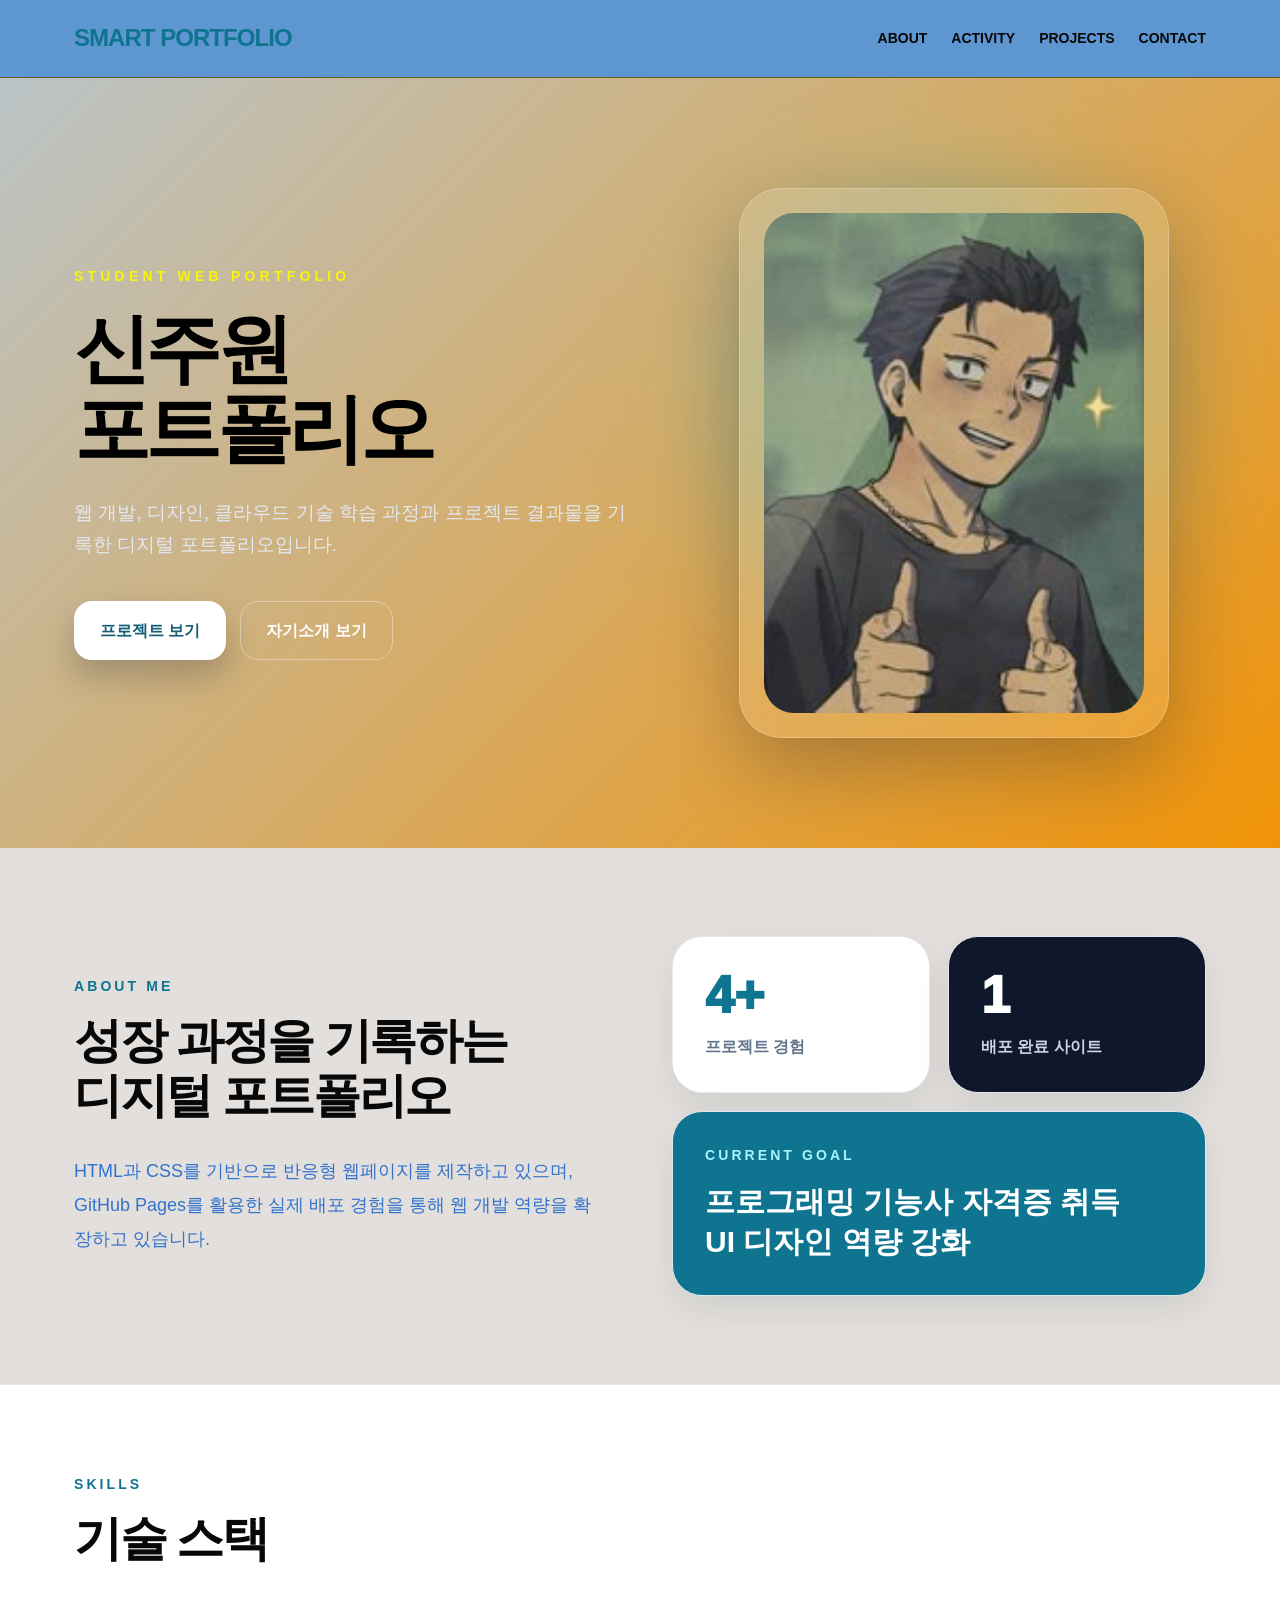
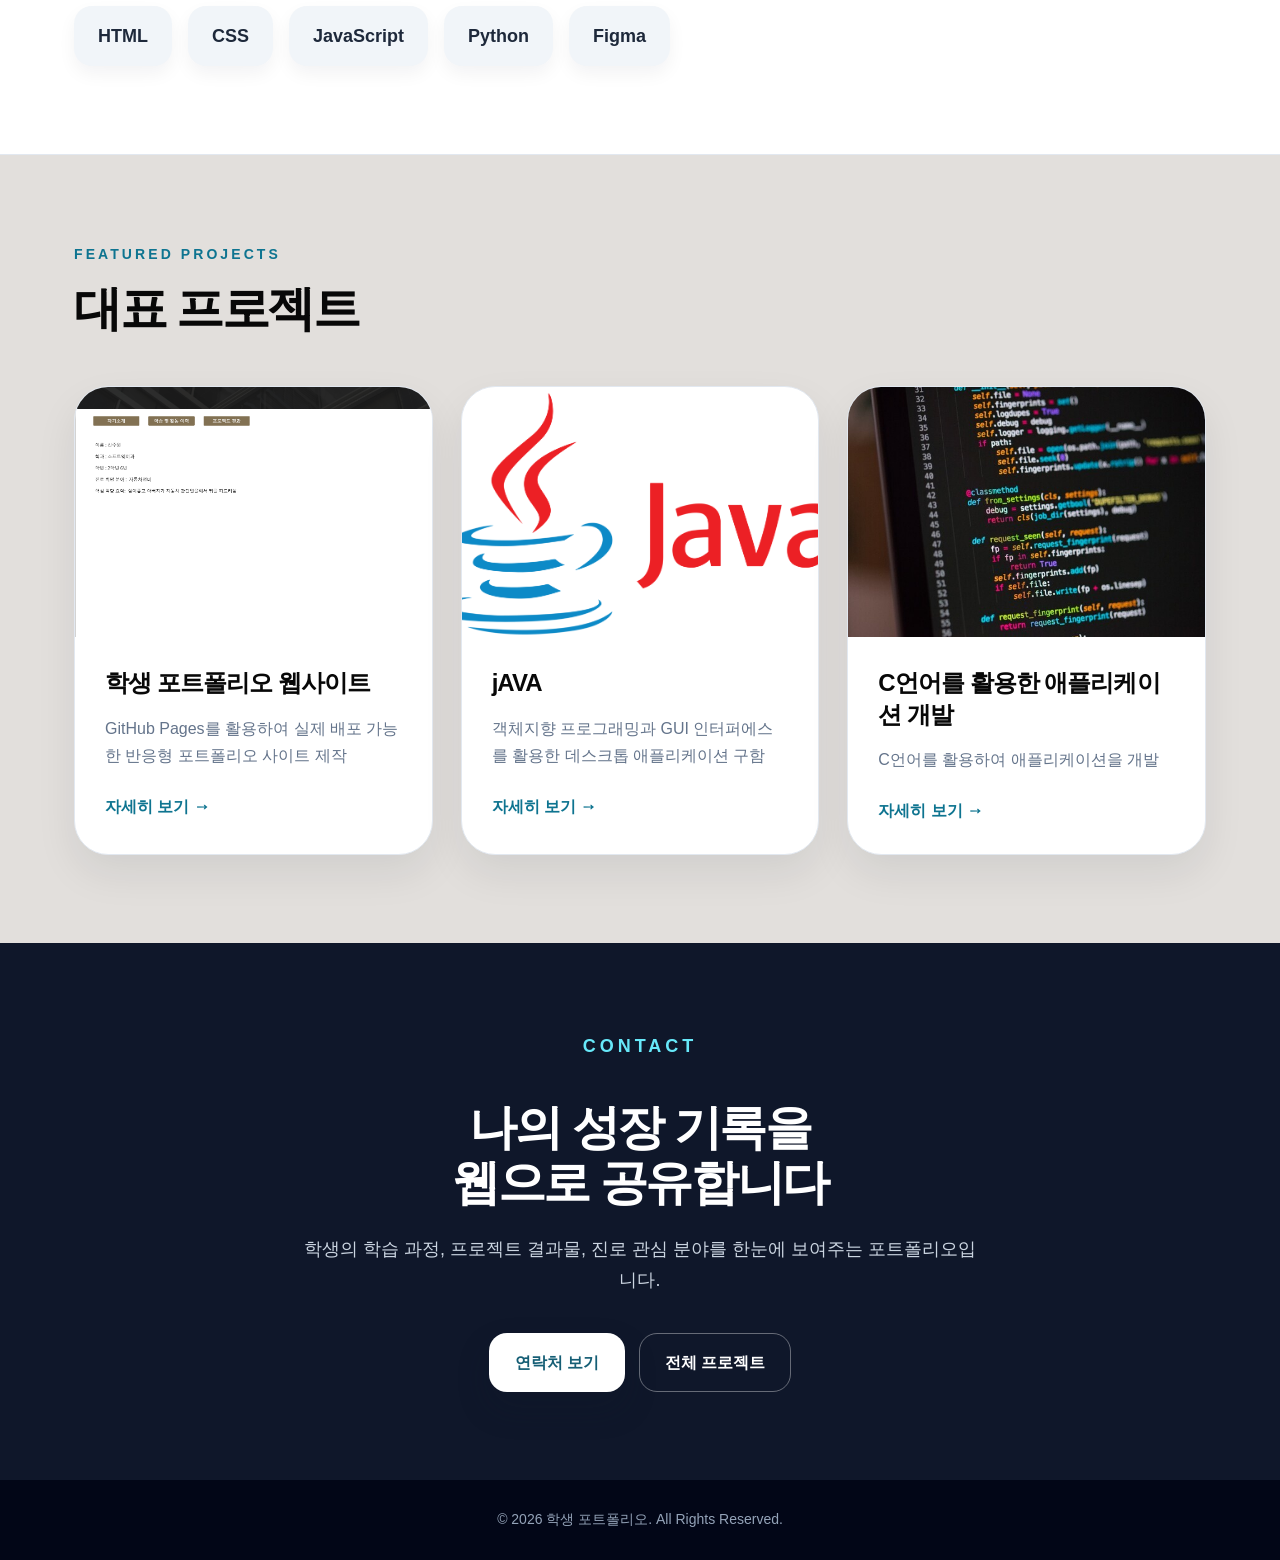
<file: index.html>
<!DOCTYPE html>
<html lang="ko">
<head>
  <meta charset="UTF-8" />
  <meta name="viewport" content="width=device-width, initial-scale=1.0" />
  <title>학생 포트폴리오</title>
  <link rel="stylesheet" href="css/style.css" />
</head>
<body>
  <header>
  <nav class="nav">
    <a href="index.html" class="logo">SMART PORTFOLIO</a>
    <ul class="menu">
      <li><a href="about.html" class="">ABOUT</a></li>
      <li><a href="activity.html" class="">ACTIVITY</a></li>
      <li><a href="projects.html" class="">PROJECTS</a></li>
      <li><a href="contact.html" class="">CONTACT</a></li>
    </ul>
  </nav>
</header>

  <section class="hero">
    <div class="hero-inner">
      <div>
        <p class="eyebrow">Student Web Portfolio</p>
        <h1>신주원<br>포트폴리오</h1>
        <p class="hero-desc">
          웹 개발, 디자인, 클라우드 기술 학습 과정과 프로젝트 결과물을 기록한 디지털 포트폴리오입니다.
        </p>
        <div class="button-group">
          <a href="projects.html" class="btn btn-primary">프로젝트 보기</a>
          <a href="about.html" class="btn btn-secondary">자기소개 보기</a>
        </div>
      </div>
      <div class="hero-card">
        <img src="images/9b0c6b3a6082fb9dcfa40ded8ffd83b0.jpg" alt="프로필 이미지">
      </div>
    </div>
  </section>

  <main>
    <section>
      <div class="about-grid">
        <div>
          <p class="section-kicker">About Me</p>
          <h2 class="section-title">성장 과정을 기록하는<br>디지털 포트폴리오</h2>
          <p class="lead">
            HTML과 CSS를 기반으로 반응형 웹페이지를 제작하고 있으며, GitHub Pages를 활용한 실제 배포 경험을 통해 웹 개발 역량을 확장하고 있습니다.
          </p>
        </div>
        <div class="stat-grid">
          <div class="stat-card">
            <div class="stat-number">4+</div>
            <p class="stat-label">프로젝트 경험</p>
          </div>
          <div class="stat-card dark">
            <div class="stat-number">1</div>
            <p class="stat-label">배포 완료 사이트</p>
          </div>
          <div class="stat-card accent">
            <p class="section-kicker" style="color:#a5f3fc;">Current Goal</p>
            <h3 style="font-size:30px; line-height:1.35;">프로그래밍 기능사 자격증 취득<br>UI 디자인 역량 강화</h3>
          </div>
        </div>
      </div>
    </section>

    <div class="skills-wrap">
      <div class="skills-inner">
        <p class="section-kicker">Skills</p>
        <h2 class="section-title">기술 스택</h2>
        <div class="skills-list">
          <span class="skill">HTML</span>
          <span class="skill">CSS</span>
          <span class="skill">JavaScript</span>
          <span class="skill">Python</span>
          <span class="skill">Figma</span>
        </div>
      </div>
    </div>

    <section>
      <p class="section-kicker">Featured Projects</p>
      <h2 class="section-title">대표 프로젝트</h2>
      <div class="project-grid">
        <article class="project-card">
          <img src="images/스크린샷 2026-05-12 113701.png" alt="웹 프로젝트 이미지">
          <div class="project-body">
            <h3>학생 포트폴리오 웹사이트</h3>
            <p>GitHub Pages를 활용하여 실제 배포 가능한 반응형 포트폴리오 사이트 제작</p>
            <a href="projects/project1.html" class="project-link">자세히 보기 →</a>
          </div>
        </article>
        <article class="project-card">
          <img src="images/02.png" alt="디자인 프로젝트 이미지">
          <div class="project-body">
            <h3>jAVA</h3>
            <p>객체지향 프로그래밍과 GUI 인터퍼에스를 활용한 데스크톱 애플리케이션 구함</p>
            <a href="projects/project2.html" class="project-link">자세히 보기 →</a>
          </div>
        </article>
        <article class="project-card">
          <img src="images/03.jpeg" alt="클라우드 프로젝트 이미지">
          <div class="project-body">
            <h3>C언어를 활용한 애플리케이션 개발</h3>
            <p>C언어를 활용하여 애플리케이션을 개발</p>
            <a href="projects/project3.html" class="project-link">자세히 보기 →</a>
          </div>
        </article>
      </div>
    </section>
  </main>

  <div class="contact">
    <div class="contact-inner">
      <p class="section-kicker" style="color:#67e8f9;">Contact</p>
      <h2 class="section-title">나의 성장 기록을<br>웹으로 공유합니다</h2>
      <p>학생의 학습 과정, 프로젝트 결과물, 진로 관심 분야를 한눈에 보여주는 포트폴리오입니다.</p>
      <div class="button-group" style="justify-content:center;">
        <a href="contact.html" class="btn btn-primary">연락처 보기</a>
        <a href="projects.html" class="btn btn-secondary">전체 프로젝트</a>
      </div>
    </div>
  </div>

  <footer>
  © 2026 학생 포트폴리오. All Rights Reserved.
</footer>
</body>
</html>
</file>
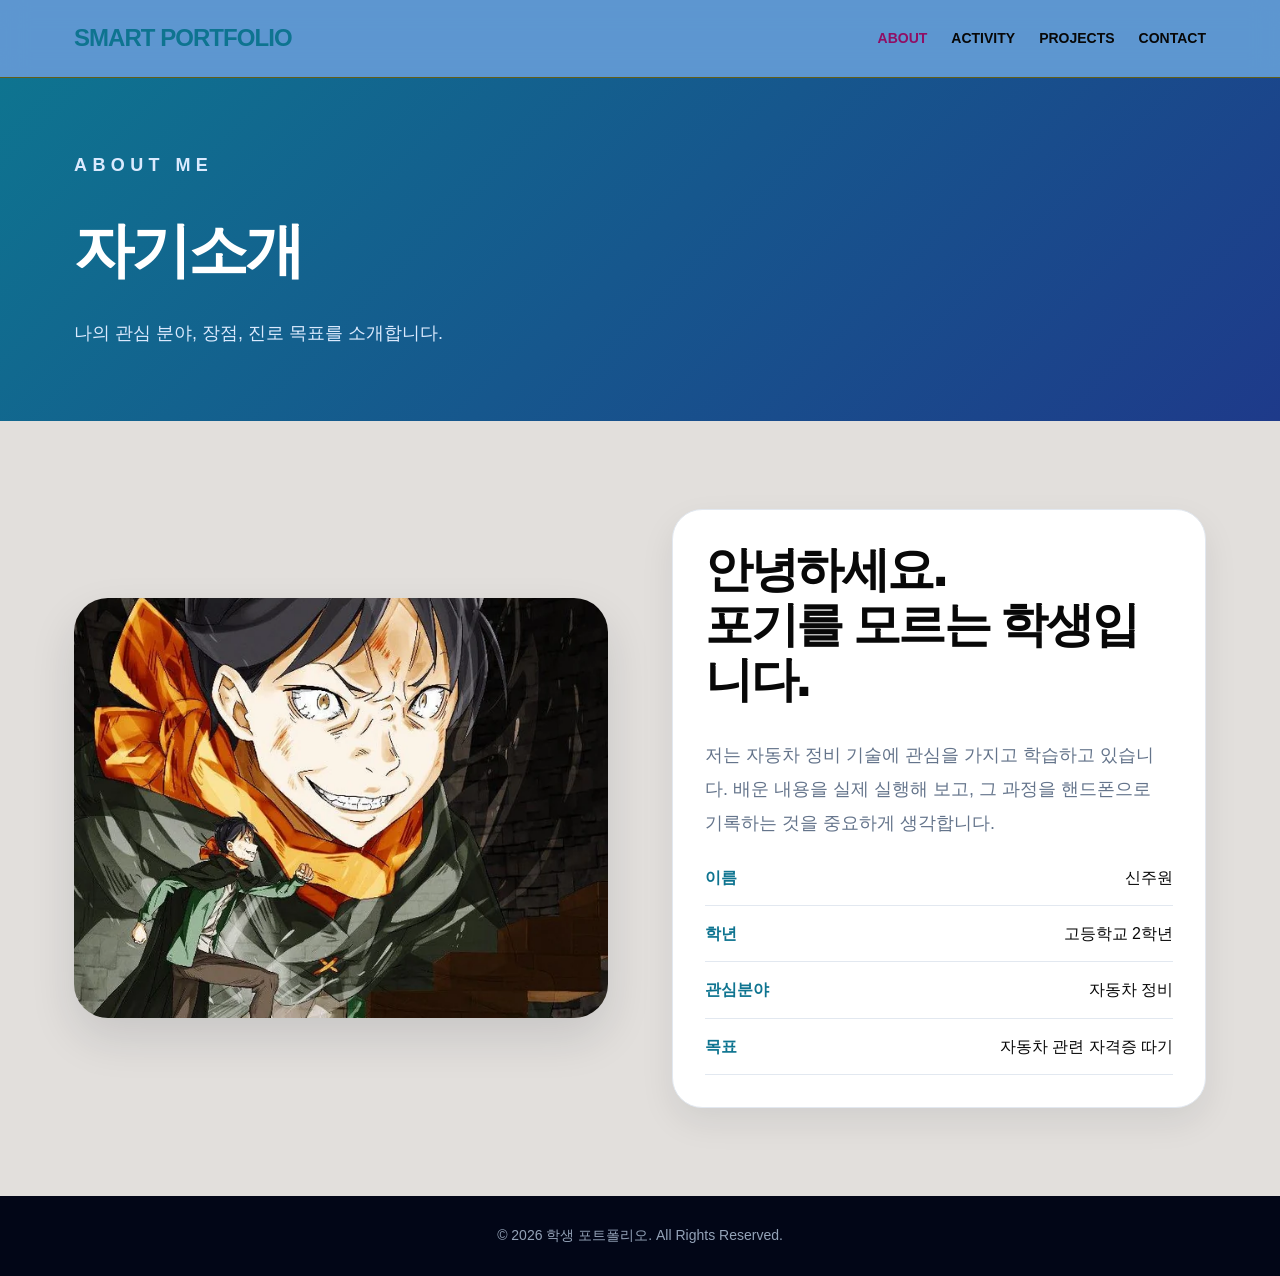
<file: about.html>
<!DOCTYPE html>
<html lang="ko">
<head>
  <meta charset="UTF-8" />
  <meta name="viewport" content="width=device-width, initial-scale=1.0" />
  <title>자기소개 | 학생 포트폴리오</title>
  <link rel="stylesheet" href="css/style.css" />
</head>
<body>
  <header>
  <nav class="nav">
    <a href="index.html" class="logo">SMART PORTFOLIO</a>
    <ul class="menu">
      <li><a href="about.html" class="active">ABOUT</a></li>
      <li><a href="activity.html" class="">ACTIVITY</a></li>
      <li><a href="projects.html" class="">PROJECTS</a></li>
      <li><a href="contact.html" class="">CONTACT</a></li>
    </ul>
  </nav>
</header>
  <div class="page-title">
    <div class="page-title-inner">
      <p class="eyebrow">About Me</p>
      <h1>자기소개</h1>
      <p>나의 관심 분야, 장점, 진로 목표를 소개합니다.</p>
    </div>
  </div>

  <main>
    <section class="two-grid">
      <div class="detail-image">
        <img src="images/ibecome-subaru-while-climbing-stairs-normal-v0-m9jvkzr56e2g1.webp" alt="자기소개 이미지">
      </div>
      <div class="card">
        <h2 class="section-title">안녕하세요.<br>포기를 모르는 학생입니다.</h2>
        <p class="lead">
          저는 자동차 정비 기술에 관심을 가지고 학습하고 있습니다. 배운 내용을 실제 실행해 보고, 그 과정을 핸드폰으로 기록하는 것을 중요하게 생각합니다.
        </p>
        <div class="info-list">
          <div class="info-item"><strong>이름</strong><span>신주원</span></div>
          <div class="info-item"><strong>학년</strong><span>고등학교 2학년</span></div>
          <div class="info-item"><strong>관심분야</strong><span>자동차 정비</span></div>
          <div class="info-item"><strong>목표</strong><span>자동차 관련 자격증 따기</span></div>
        </div>
      </div>
    </section>
  </main>
  <footer>
  © 2026 학생 포트폴리오. All Rights Reserved.
</footer>
</body>
</html>
</file>
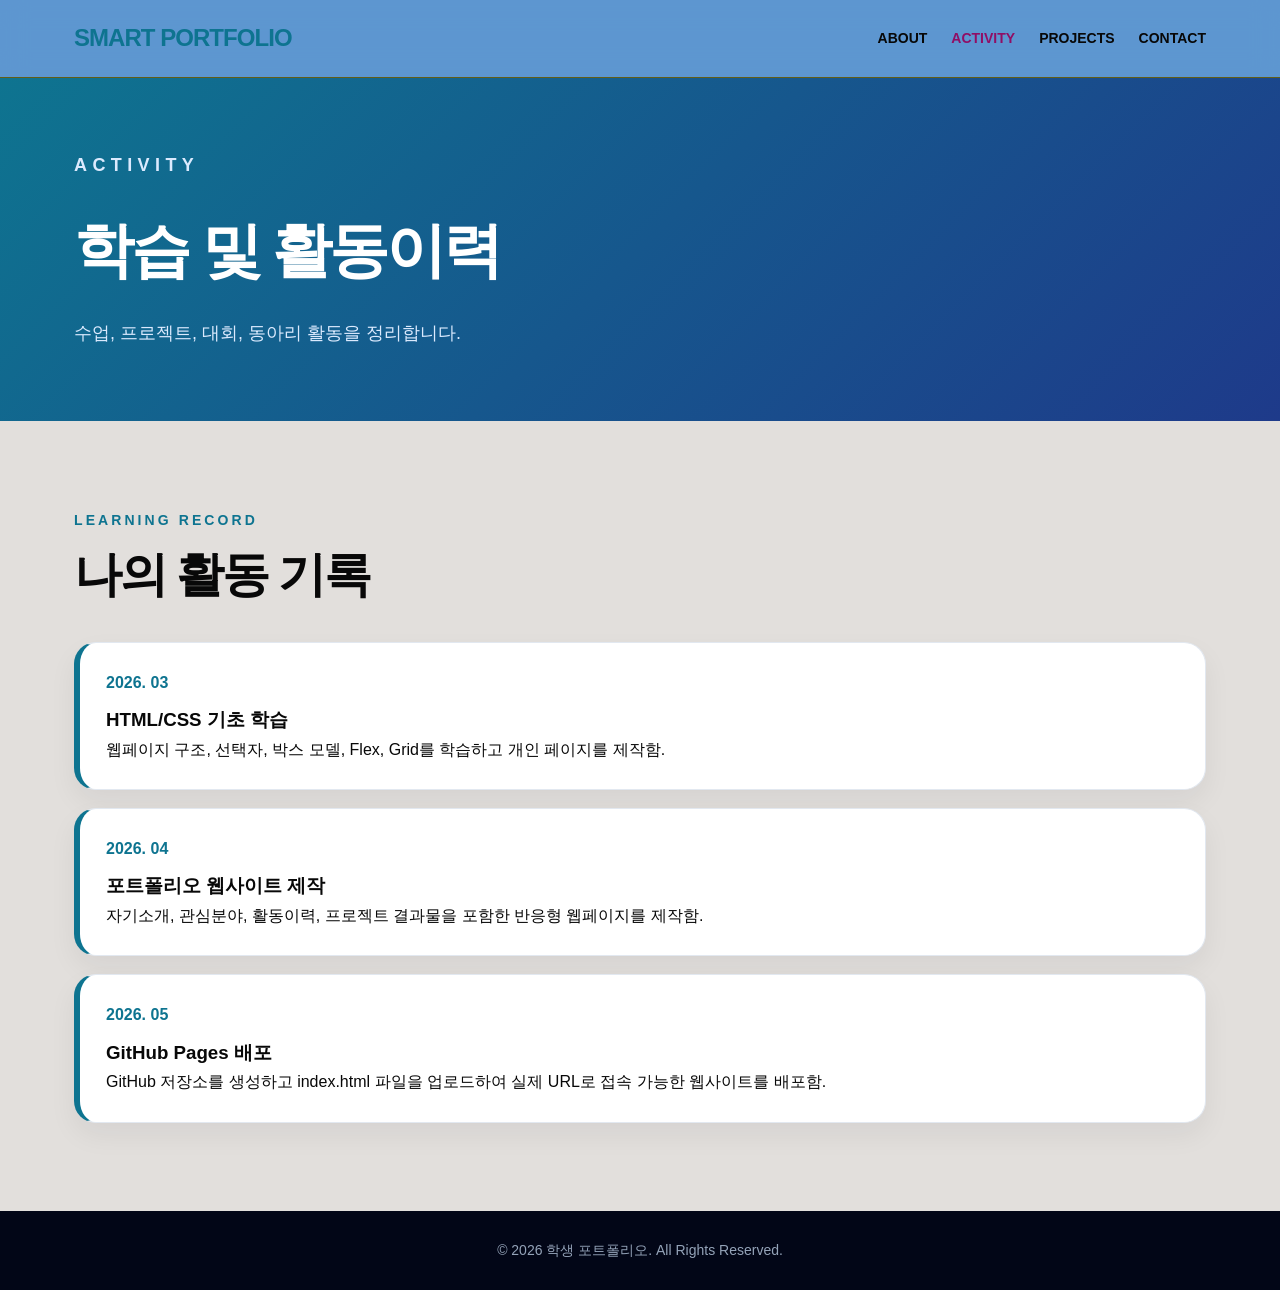
<file: activity.html>
<!DOCTYPE html>
<html lang="ko">
<head>
  <meta charset="UTF-8" />
  <meta name="viewport" content="width=device-width, initial-scale=1.0" />
  <title>활동이력 | 학생 포트폴리오</title>
  <link rel="stylesheet" href="css/style.css" />
</head>
<body>
  <header>
  <nav class="nav">
    <a href="index.html" class="logo">SMART PORTFOLIO</a>
    <ul class="menu">
      <li><a href="about.html" class="">ABOUT</a></li>
      <li><a href="activity.html" class="active">ACTIVITY</a></li>
      <li><a href="projects.html" class="">PROJECTS</a></li>
      <li><a href="contact.html" class="">CONTACT</a></li>
    </ul>
  </nav>
</header>
  <div class="page-title">
    <div class="page-title-inner">
      <p class="eyebrow">Activity</p>
      <h1>학습 및 활동이력</h1>
      <p>수업, 프로젝트, 대회, 동아리 활동을 정리합니다.</p>
    </div>
  </div>

  <main>
    <section>
      <p class="section-kicker">Learning Record</p>
      <h2 class="section-title">나의 활동 기록</h2>
      <div class="timeline">
        <div class="timeline-item">
          <span>2026. 03</span>
          <h3>HTML/CSS 기초 학습</h3>
          <p>웹페이지 구조, 선택자, 박스 모델, Flex, Grid를 학습하고 개인 페이지를 제작함.</p>
        </div>
        <div class="timeline-item">
          <span>2026. 04</span>
          <h3>포트폴리오 웹사이트 제작</h3>
          <p>자기소개, 관심분야, 활동이력, 프로젝트 결과물을 포함한 반응형 웹페이지를 제작함.</p>
        </div>
        <div class="timeline-item">
          <span>2026. 05</span>
          <h3>GitHub Pages 배포</h3>
          <p>GitHub 저장소를 생성하고 index.html 파일을 업로드하여 실제 URL로 접속 가능한 웹사이트를 배포함.</p>
        </div>
      </div>
    </section>
  </main>
  <footer>
  © 2026 학생 포트폴리오. All Rights Reserved.
</footer>
</body>
</html>
</file>
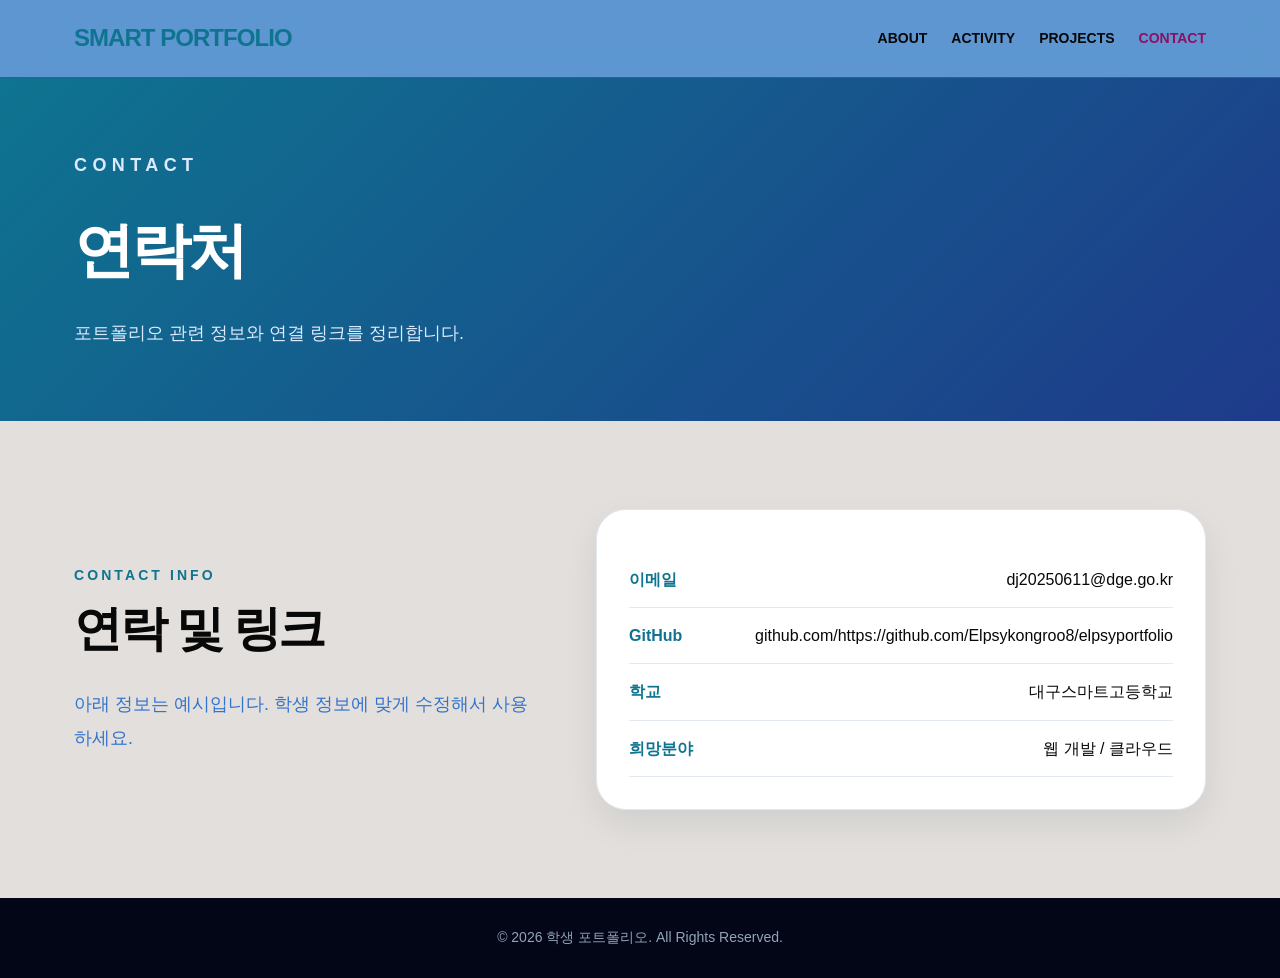
<file: contact.html>
<!DOCTYPE html>
<html lang="ko">
<head>
  <meta charset="UTF-8" />
  <meta name="viewport" content="width=device-width, initial-scale=1.0" />
  <title>연락처 | 학생 포트폴리오</title>
  <link rel="stylesheet" href="css/style.css" />
</head>
<body>
  <header>
  <nav class="nav">
    <a href="index.html" class="logo">SMART PORTFOLIO</a>
    <ul class="menu">
      <li><a href="about.html" class="">ABOUT</a></li>
      <li><a href="activity.html" class="">ACTIVITY</a></li>
      <li><a href="projects.html" class="">PROJECTS</a></li>
      <li><a href="contact.html" class="active">CONTACT</a></li>
    </ul>
  </nav>
</header>
  <div class="page-title">
    <div class="page-title-inner">
      <p class="eyebrow">Contact</p>
      <h1>연락처</h1>
      <p>포트폴리오 관련 정보와 연결 링크를 정리합니다.</p>
    </div>
  </div>

  <main>
    <section class="two-grid">
      <div>
        <p class="section-kicker">Contact Info</p>
        <h2 class="section-title">연락 및 링크</h2>
        <p class="lead">아래 정보는 예시입니다. 학생 정보에 맞게 수정해서 사용하세요.</p>
      </div>
      <div class="card">
        <div class="info-list">
          <div class="info-item"><strong>이메일</strong><span>dj20250611@dge.go.kr</span></div>
          <div class="info-item"><strong>GitHub</strong><span>github.com/https://github.com/Elpsykongroo8/elpsyportfolio</span></div>
          <div class="info-item"><strong>학교</strong><span>대구스마트고등학교</span></div>
          <div class="info-item"><strong>희망분야</strong><span>웹 개발 / 클라우드</span></div>
        </div>
      </div>
    </section>
  </main>
  <footer>
  © 2026 학생 포트폴리오. All Rights Reserved.
</footer>
</body>
</html>
</file>
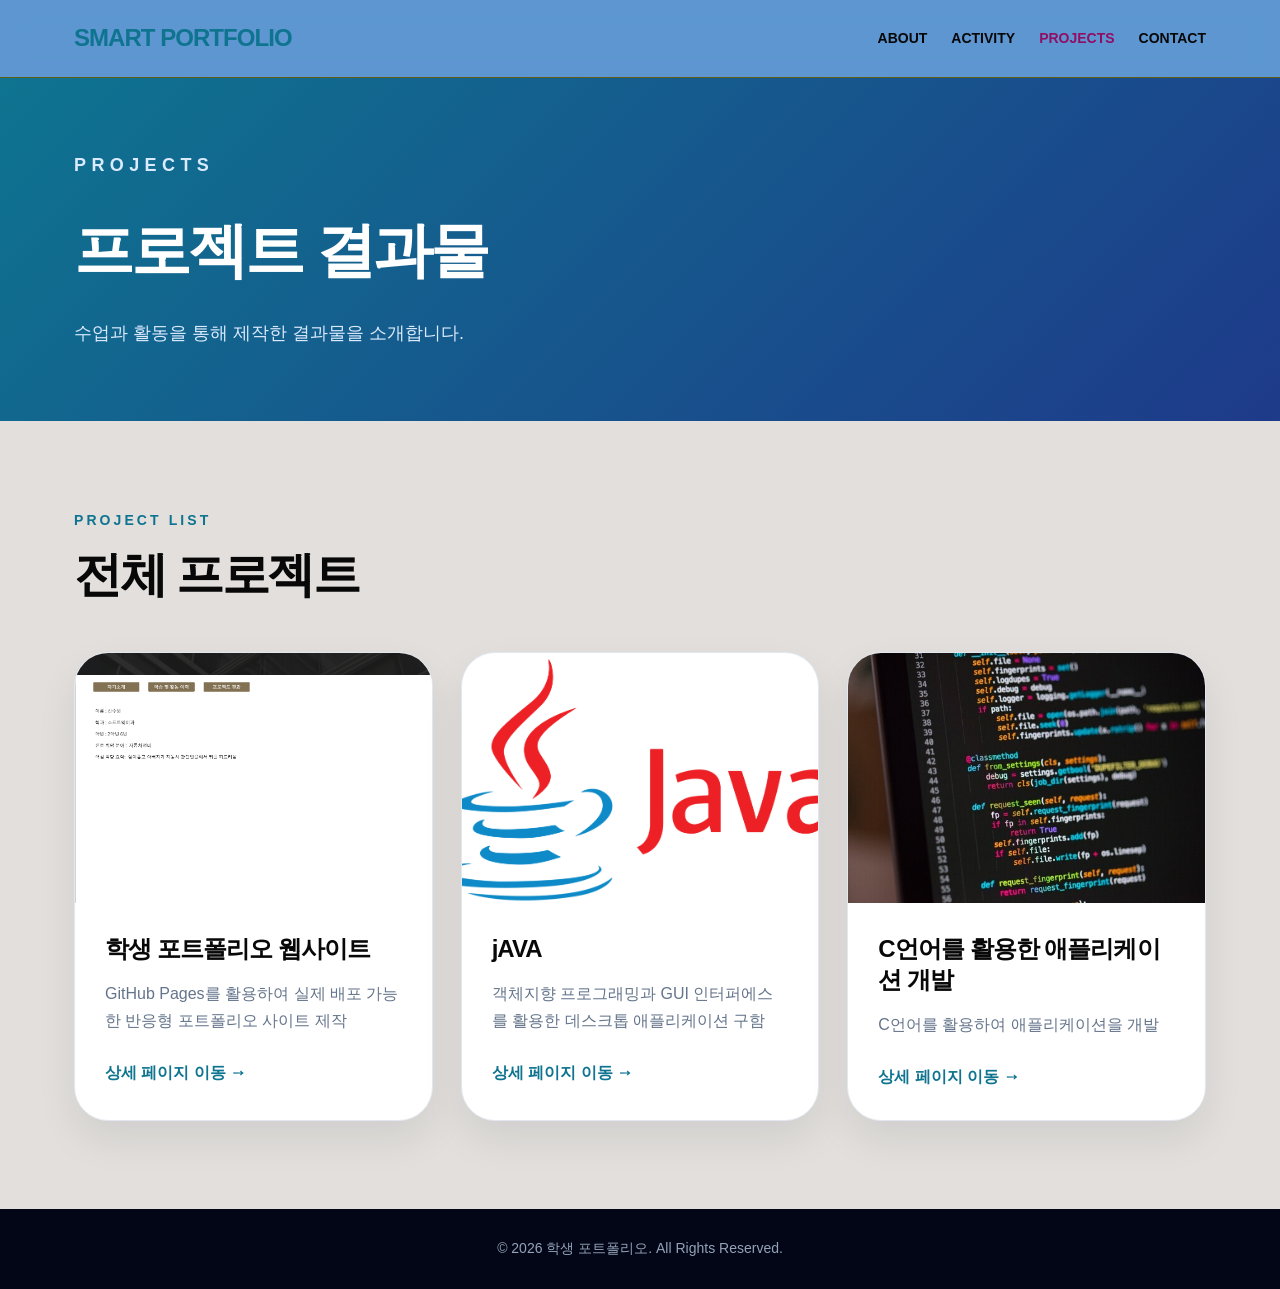
<file: projects.html>
<!DOCTYPE html>
<html lang="ko">
<head>
  <meta charset="UTF-8" />
  <meta name="viewport" content="width=device-width, initial-scale=1.0" />
  <title>프로젝트 | 학생 포트폴리오</title>
  <link rel="stylesheet" href="css/style.css" />
</head>
<body>
  <header>
  <nav class="nav">
    <a href="index.html" class="logo">SMART PORTFOLIO</a>
    <ul class="menu">
      <li><a href="about.html" class="">ABOUT</a></li>
      <li><a href="activity.html" class="">ACTIVITY</a></li>
      <li><a href="projects.html" class="active">PROJECTS</a></li>
      <li><a href="contact.html" class="">CONTACT</a></li>
    </ul>
  </nav>
</header>
  <div class="page-title">
    <div class="page-title-inner">
      <p class="eyebrow">Projects</p>
      <h1>프로젝트 결과물</h1>
      <p>수업과 활동을 통해 제작한 결과물을 소개합니다.</p>
    </div>
  </div>

  <main>
    <section>
      <p class="section-kicker">Project List</p>
      <h2 class="section-title">전체 프로젝트</h2>
      <div class="project-grid">
        <article class="project-card">
          <img src="images/스크린샷 2026-05-12 113701.png" alt="웹사이트 프로젝트 이미지">
          <div class="project-body">
            <h3>학생 포트폴리오 웹사이트</h3>
            <p>GitHub Pages를 활용하여 실제 배포 가능한 반응형 포트폴리오 사이트 제작</p>
            <a href="projects/project1.html" class="project-link">상세 페이지 이동 →</a>
          </div>
        </article>
        <article class="project-card">
          <img src="images/02.png" alt="디자인 프로젝트 이미지">
          <div class="project-body">
            <h3>jAVA</h3>
            <p>객체지향 프로그래밍과 GUI 인터퍼에스를 활용한 데스크톱 애플리케이션 구함</p>
            <a href="projects/project2.html" class="project-link">상세 페이지 이동 →</a>
          </div>
        </article>
        <article class="project-card">
          <img src="images/03.jpeg" alt="클라우드 프로젝트 이미지">
          <div class="project-body">
            <h3>C언어를 활용한 애플리케이션 개발</h3>
            <p>C언어를 활용하여 애플리케이션을 개발</p>
            <a href="projects/project3.html" class="project-link">상세 페이지 이동 →</a>
          </div>
        </article>
      </div>
    </section>
  </main>
  <footer>
  © 2026 학생 포트폴리오. All Rights Reserved.
</footer>
</body>
</html>
</file>
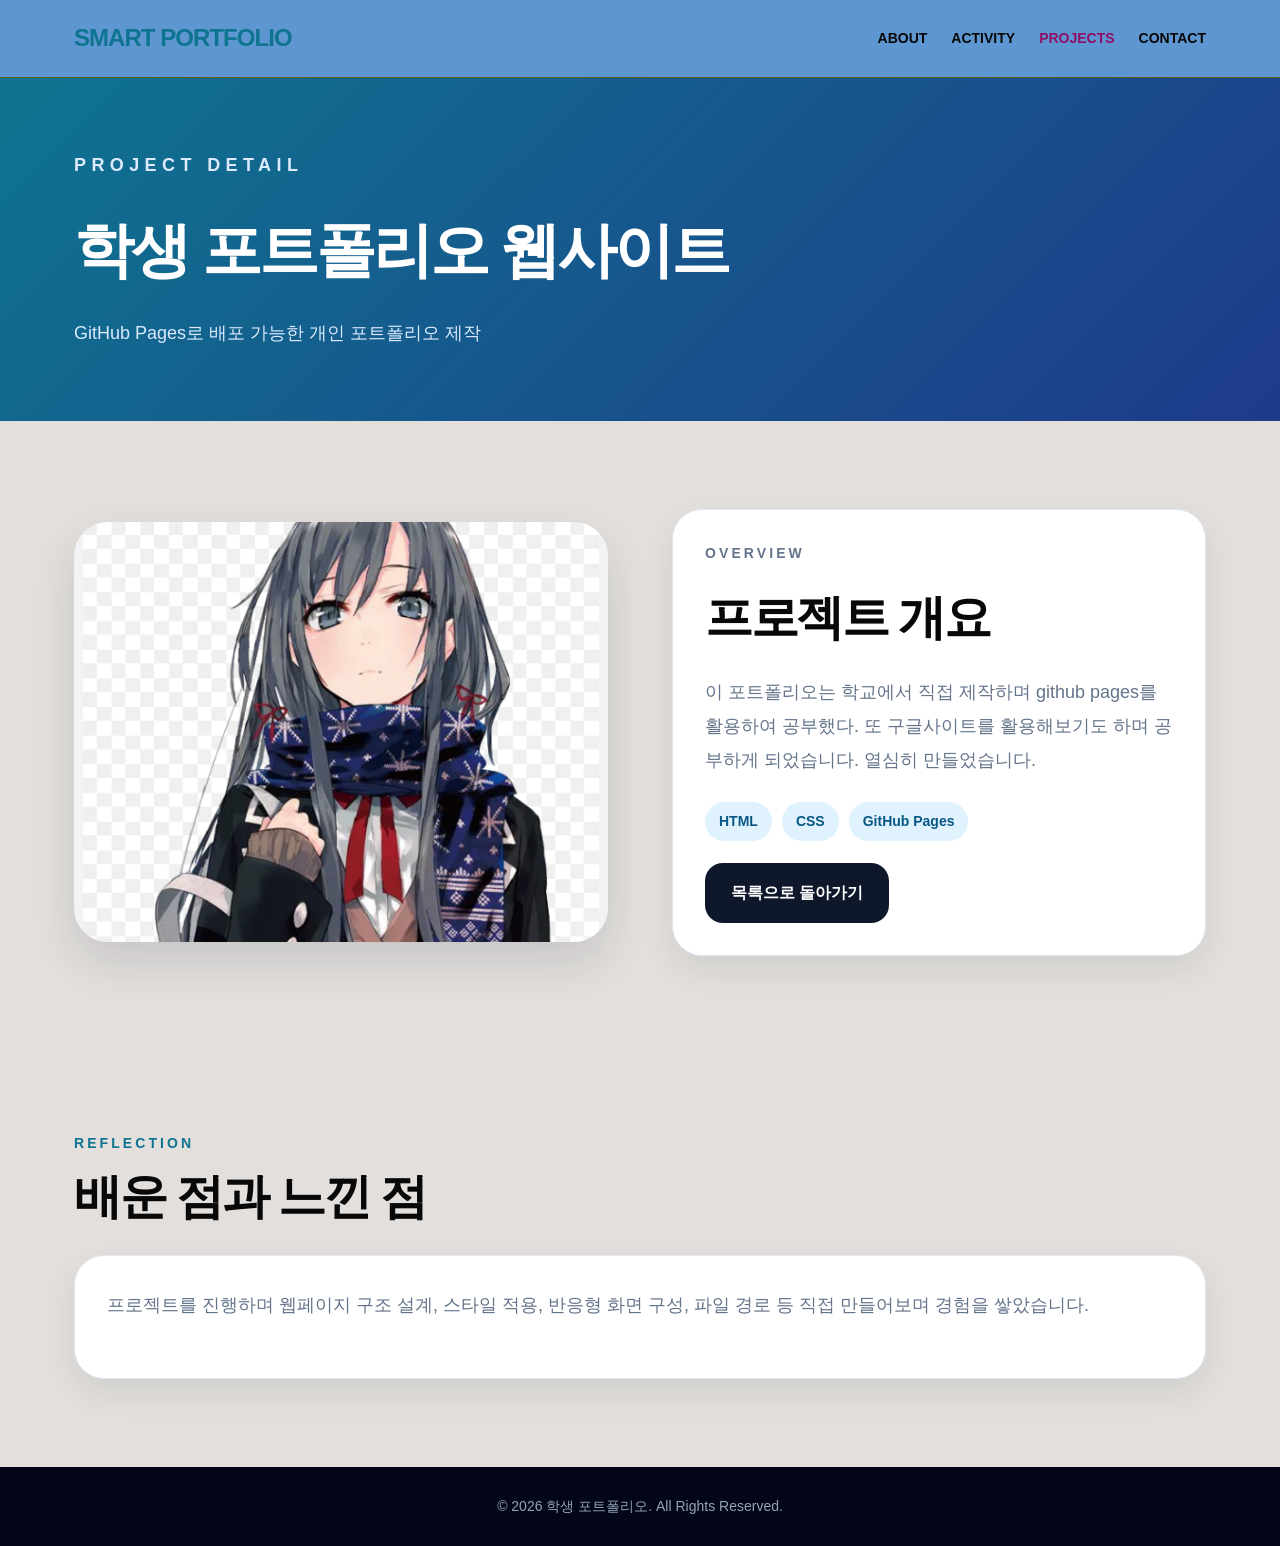
<file: projects/project1.html>
<!DOCTYPE html>
<html lang="ko">
<head>
  <meta charset="UTF-8" />
  <meta name="viewport" content="width=device-width, initial-scale=1.0" />
  <title>학생 포트폴리오 웹사이트 | 학생 포트폴리오</title>
  <link rel="stylesheet" href="../css/style.css" />
</head>
<body>
  <header>
    <nav class="nav">
      <a href="../index.html" class="logo">SMART PORTFOLIO</a>
      <ul class="menu">
        <li><a href="../about.html">ABOUT</a></li>
        <li><a href="../activity.html">ACTIVITY</a></li>
        <li><a href="../projects.html" class="active">PROJECTS</a></li>
        <li><a href="../contact.html">CONTACT</a></li>
      </ul>
    </nav>
  </header>

  <div class="page-title">
    <div class="page-title-inner">
      <p class="eyebrow">Project Detail</p>
      <h1>학생 포트폴리오 웹사이트</h1>
      <p>GitHub Pages로 배포 가능한 개인 포트폴리오 제작</p>
    </div>
  </div>

  <main>
    <section class="two-grid">
      <div class="detail-image">
        <img src="../images/스크린샷 2026-06-05 112353.png" alt="학생 포트폴리오 웹사이트 이미지">
      </div>
      <div class="card">
        <p class="section-kicker">Overview</p>
        <h2 class="section-title">프로젝트 개요</h2>
        <p class="lead">
          이 포트폴리오는 학교에서 직접 제작하며 github pages를 활용하여 공부했다. 또 구글사이트를 활용해보기도 하며 공부하게 되었습니다. 열심히 만들었습니다.
        </p>
        <div class="badge-list">
          <span class="badge">HTML</span>
          <span class="badge">CSS</span>
          <span class="badge">GitHub Pages</span>
        </div>
        <div class="button-group">
          <a href="../projects.html" class="btn btn-dark">목록으로 돌아가기</a>
        </div>
      </div>
    </section>

    <section>
      <p class="section-kicker">Reflection</p>
      <h2 class="section-title">배운 점과 느낀 점</h2>
      <div class="card">
        <p class="lead">
          프로젝트를 진행하며 웹페이지 구조 설계, 스타일 적용, 반응형 화면 구성, 파일 경로 등 직접 만들어보며 경험을 쌓았습니다.
        </p>
      </div>
    </section>
  </main>
  <footer>
  © 2026 학생 포트폴리오. All Rights Reserved.
</footer>
</body>
</html>
</file>
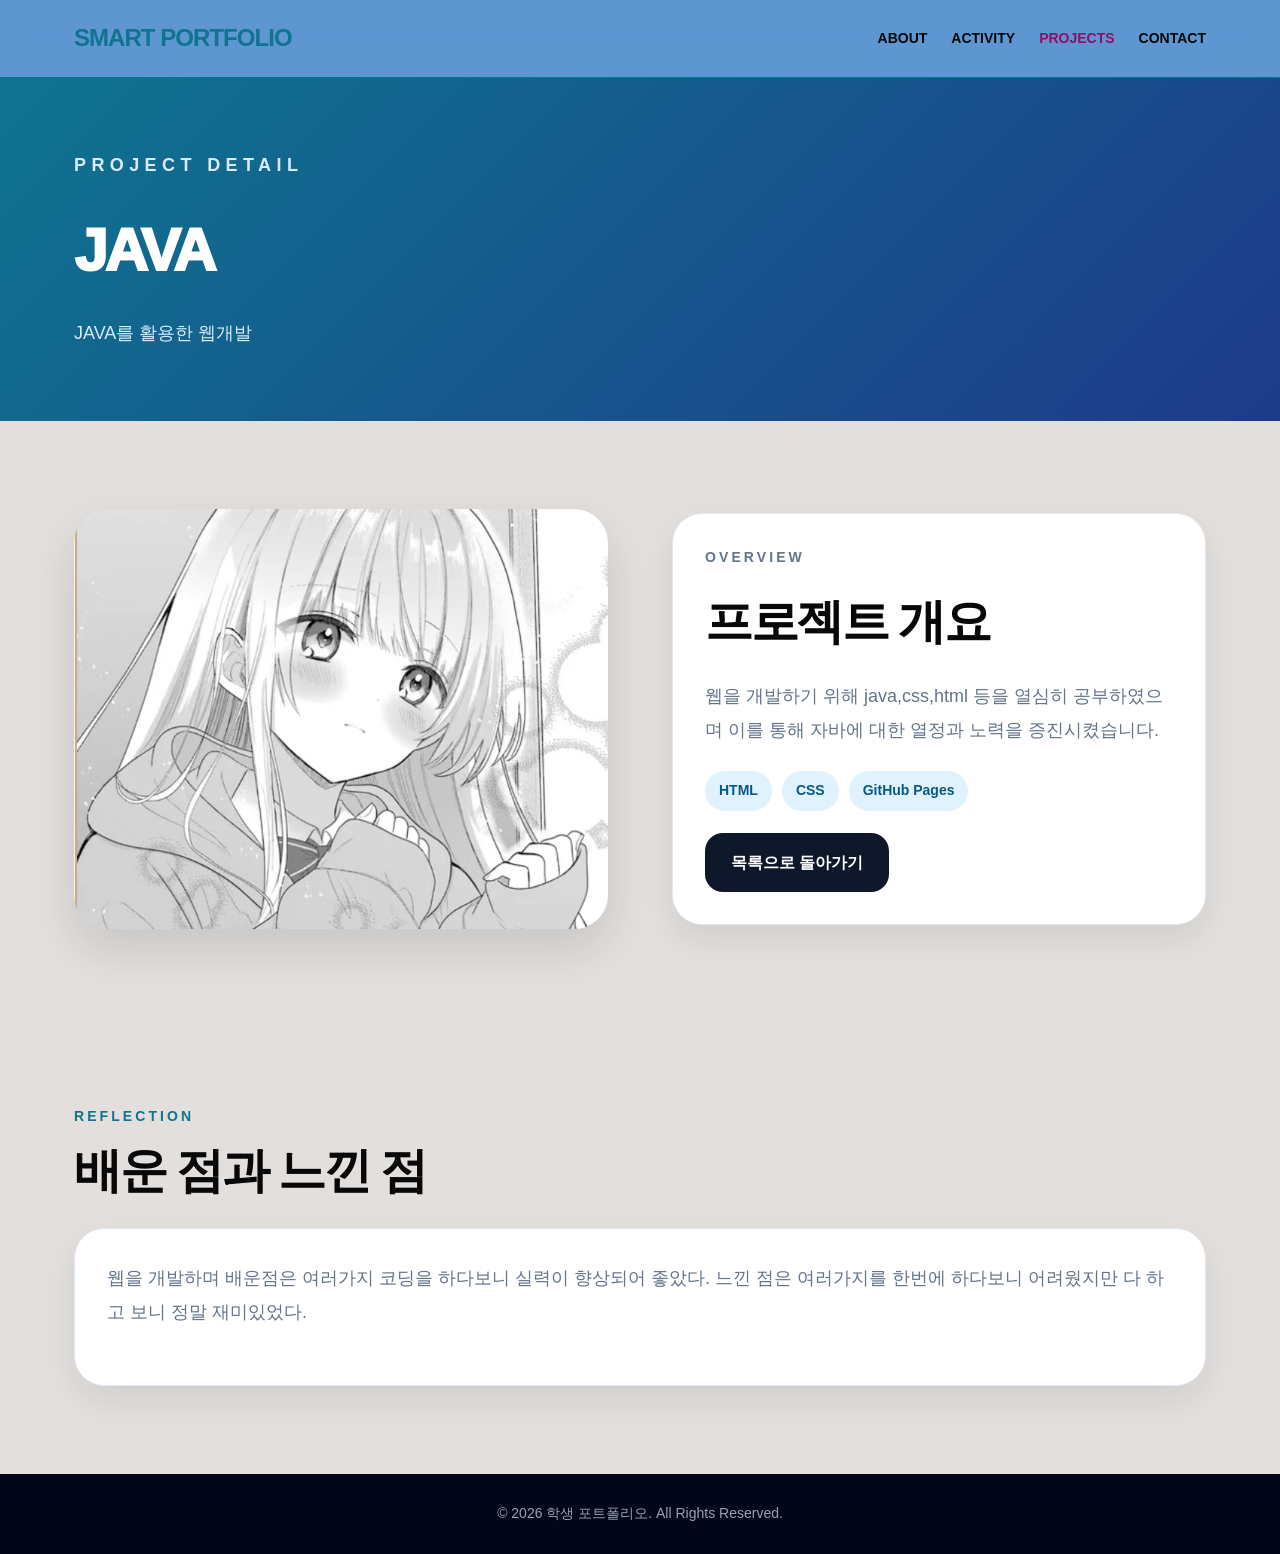
<file: projects/project2.html>
<!DOCTYPE html>
<html lang="ko">
<head>
  <meta charset="UTF-8" />
  <meta name="viewport" content="width=device-width, initial-scale=1.0" />
  <title>학교 홍보 디자인 | 학생 포트폴리오</title>
  <link rel="stylesheet" href="../css/style.css" />
</head>
<body>
  <header>
    <nav class="nav">
      <a href="../index.html" class="logo">SMART PORTFOLIO</a>
      <ul class="menu">
        <li><a href="../about.html">ABOUT</a></li>
        <li><a href="../activity.html">ACTIVITY</a></li>
        <li><a href="../projects.html" class="active">PROJECTS</a></li>
        <li><a href="../contact.html">CONTACT</a></li>
      </ul>
    </nav>
  </header>

  <div class="page-title">
    <div class="page-title-inner">
      <p class="eyebrow">Project Detail</p>
      <h1>JAVA</h1>
      <p>JAVA를 활용한 웹개발</p>
    </div>
  </div>

  <main>
    <section class="two-grid">
      <div class="detail-image">
        <img src="../images/스크린샷 2026-06-05 112753.png" alt="학교 홍보 디자인 이미지">
      </div>
      <div class="card">
        <p class="section-kicker">Overview</p>
        <h2 class="section-title">프로젝트 개요</h2>
        <p class="lead">
          웹을 개발하기 위해 java,css,html 등을 열심히 공부하였으며 이를 통해 자바에 대한 열정과 노력을 증진시켰습니다.
        </p>
        <div class="badge-list">
          <span class="badge">HTML</span>
          <span class="badge">CSS</span>
          <span class="badge">GitHub Pages</span>
        </div>
        <div class="button-group">
          <a href="../projects.html" class="btn btn-dark">목록으로 돌아가기</a>
        </div>
      </div>
    </section>

    <section>
      <p class="section-kicker">Reflection</p>
      <h2 class="section-title">배운 점과 느낀 점</h2>
      <div class="card">
        <p class="lead">
          웹을 개발하며 배운점은 여러가지 코딩을 하다보니 실력이 향상되어 좋았다. 느낀 점은 여러가지를 한번에 하다보니 어려웠지만 다 하고 보니 정말 재미있었다.
        </p>
      </div>
    </section>
  </main>
  <footer>
  © 2026 학생 포트폴리오. All Rights Reserved.
</footer>
</body>
</html>
</file>
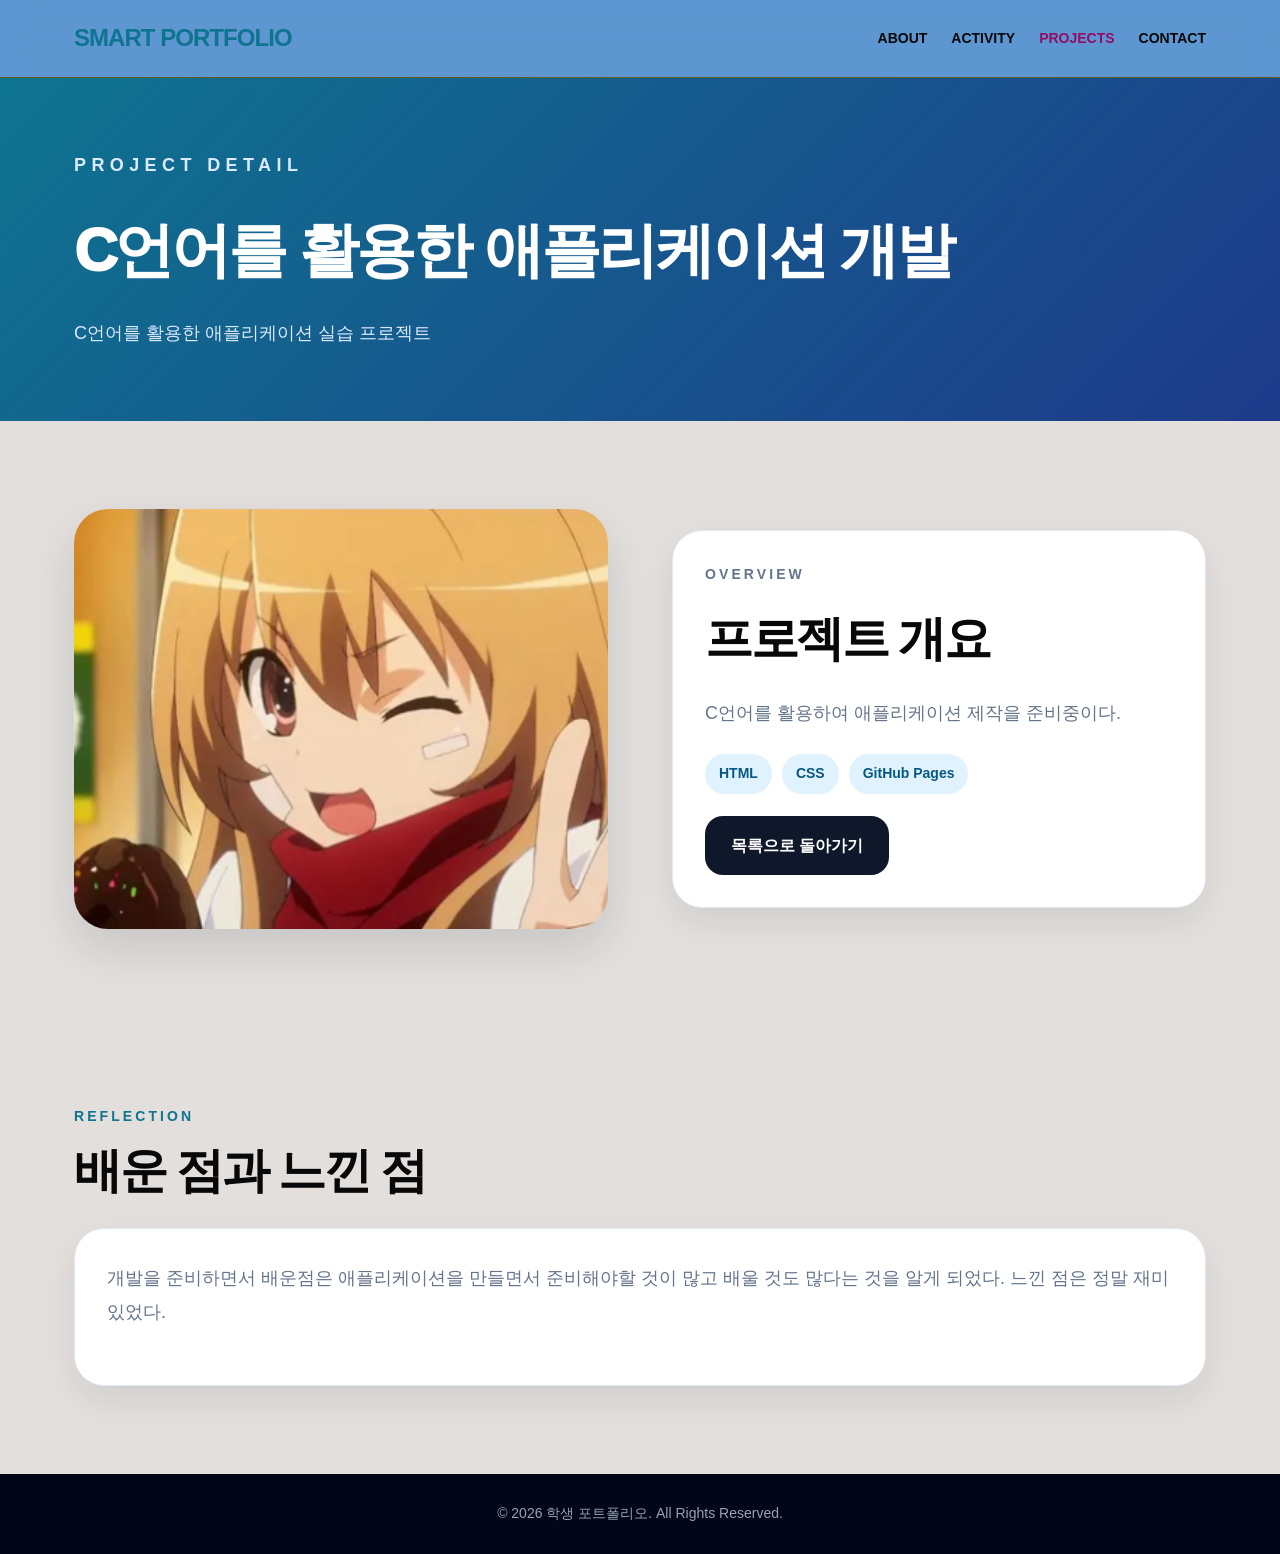
<file: projects/project3.html>
<!DOCTYPE html>
<html lang="ko">
<head>
  <meta charset="UTF-8" />
  <meta name="viewport" content="width=device-width, initial-scale=1.0" />
  <title>클라우드 인프라 실습 | 학생 포트폴리오</title>
  <link rel="stylesheet" href="../css/style.css" />
</head>
<body>
  <header>
    <nav class="nav">
      <a href="../index.html" class="logo">SMART PORTFOLIO</a>
      <ul class="menu">
        <li><a href="../about.html">ABOUT</a></li>
        <li><a href="../activity.html">ACTIVITY</a></li>
        <li><a href="../projects.html" class="active">PROJECTS</a></li>
        <li><a href="../contact.html">CONTACT</a></li>
      </ul>
    </nav>
  </header>

  <div class="page-title">
    <div class="page-title-inner">
      <p class="eyebrow">Project Detail</p>
      <h1>C언어를 활용한 애플리케이션 개발</h1>
      <p>C언어를 활용한 애플리케이션 실습 프로젝트</p>
    </div>
  </div>

  <main>
    <section class="two-grid">
      <div class="detail-image">
        <img src="../images/스크린샷 2026-06-05 113656.png" alt="클라우드 인프라 실습 이미지">
      </div>
      <div class="card">
        <p class="section-kicker">Overview</p>
        <h2 class="section-title">프로젝트 개요</h2>
        <p class="lead">
          C언어를 활용하여 애플리케이션 제작을 준비중이다. 
        </p>
        <div class="badge-list">
          <span class="badge">HTML</span>
          <span class="badge">CSS</span>
          <span class="badge">GitHub Pages</span>
        </div>
        <div class="button-group">
          <a href="../projects.html" class="btn btn-dark">목록으로 돌아가기</a>
        </div>
      </div>
    </section>

    <section>
      <p class="section-kicker">Reflection</p>
      <h2 class="section-title">배운 점과 느낀 점</h2>
      <div class="card">
        <p class="lead">
          개발을 준비하면서 배운점은 애플리케이션을 만들면서 준비해야할 것이 많고 배울 것도 많다는 것을 알게 되었다. 느낀 점은 정말 재미있었다.
        </p>
      </div>
    </section>
  </main>
  <footer>
  © 2026 학생 포트폴리오. All Rights Reserved.
</footer>
</body>
</html>
</file>
<file: css/style.css>
* {
  box-sizing: border-box;
  margin: 0;
  padding: 0;
}

html {
  scroll-behavior: smooth;
}

body {
  font-family: "Noto Sans KR", "Pretendard", Arial, sans-serif;
  background: #e2dfdc;
  color: #080808;
  line-height: 1.7;
}

a {
  color: inherit;
  text-decoration: none;
}

img {
  display: block;
  width: 100%;
}

header {
  position: sticky;
  top: 0;
  z-index: 50;
  background: rgba(74, 141, 207, 0.88);
  backdrop-filter: blur(14px);
  border-bottom: 1px solid #635e16;
}

.nav {
  max-width: 1180px;
  margin: 0 auto;
  padding: 18px 24px;
  display: flex;
  justify-content: space-between;
  align-items: center;
  gap: 24px;
}

.logo {
  font-size: 24px;
  font-weight: 900;
  color: #0e7490;
  letter-spacing: -0.04em;
}

.menu {
  display: flex;
  gap: 24px;
  list-style: none;
  font-size: 14px;
  font-weight: 800;
}

.menu a:hover,
.menu a.active {
  color: #900e65;
}

.hero {
  position: relative;
  overflow: hidden;
  background: linear-gradient(135deg, #bbc4c7, #f09307);
  color: rgb(0, 0, 0);
}

.hero::before {
  content: "";
  position: absolute;
  width: 420px;
  height: 420px;
  border-radius: 999px;
  background: rgba(34, 211, 238, 0.28);
  filter: blur(70px);
  right: 10%;
  top: 15%;
}

.hero-inner {
  position: relative;
  max-width: 1180px;
  margin: 0 auto;
  padding: 110px 24px;
  display: grid;
  grid-template-columns: 1.05fr 0.95fr;
  gap: 72px;
  align-items: center;
}

.eyebrow {
  color: #f8f408;
  text-transform: uppercase;
  letter-spacing: 0.3em;
  font-size: 14px;
  font-weight: 800;
  margin-bottom: 20px;
}

.hero h1 {
  font-size: clamp(44px, 7vw, 76px);
  line-height: 1.05;
  font-weight: 950;
  letter-spacing: -0.06em;
  margin-bottom: 28px;
}

.hero-desc {
  max-width: 560px;
  color: #e2e8f0;
  font-size: 19px;
  margin-bottom: 40px;
}

.button-group {
  display: flex;
  flex-wrap: wrap;
  gap: 14px;
}

.btn {
  display: inline-flex;
  align-items: center;
  justify-content: center;
  padding: 15px 25px;
  border-radius: 18px;
  font-weight: 900;
  transition: 0.25s ease;
  border: 1px solid transparent;
}

.btn-primary {
  background: white;
  color: #155e75;
  box-shadow: 0 16px 32px rgba(15, 23, 42, 0.24);
}

.btn-dark {
  background: #0f172a;
  color: white;
}

.btn-secondary {
  border-color: rgba(255, 255, 255, 0.36);
  color: white;
}

.btn-outline {
  border-color: #cbd5e1;
  color: #215cae;
  background: white;
}

.btn:hover {
  transform: translateY(-3px);
}

.hero-card {
  position: relative;
  max-width: 430px;
  margin: 0 auto;
  padding: 24px;
  border-radius: 42px;
  background: rgba(255, 255, 255, 0.12);
  border: 1px solid rgba(255, 255, 255, 0.24);
  backdrop-filter: blur(20px);
  box-shadow: 0 30px 80px rgba(15, 23, 42, 0.28);
}

.hero-card img {
  height: 500px;
  object-fit: cover;
  border-radius: 30px;
}

.page-title {
  background: linear-gradient(135deg, #0e7490, #1e3a8a);
  color: white;
}

.page-title-inner {
  max-width: 1180px;
  margin: 0 auto;
  padding: 72px 24px;
}

.page-title h1 {
  font-size: clamp(38px, 5vw, 60px);
  font-weight: 950;
  letter-spacing: -0.05em;
  margin-bottom: 16px;
}

.page-title p {
  color: #dbeafe;
  font-size: 18px;
}

main section,
.section {
  max-width: 1180px;
  margin: 0 auto;
  padding: 88px 24px;
}

.section-kicker {
  color: #0e7490;
  text-transform: uppercase;
  letter-spacing: 0.22em;
  font-size: 14px;
  font-weight: 900;
  margin-bottom: 14px;
}

.section-title {
  font-size: clamp(32px, 4vw, 48px);
  font-weight: 950;
  line-height: 1.15;
  letter-spacing: -0.05em;
  margin-bottom: 30px;
}

.lead {
  color: #3373cd;
  font-size: 18px;
  line-height: 1.9;
}

.about-grid,
.two-grid {
  display: grid;
  grid-template-columns: 1fr 1fr;
  gap: 64px;
  align-items: center;
}

.card {
  background: white;
  border: 1px solid #e2e8f0;
  border-radius: 30px;
  padding: 32px;
  box-shadow: 0 14px 34px rgba(15, 23, 42, 0.08);
}

.stat-grid {
  display: grid;
  grid-template-columns: 1fr 1fr;
  gap: 18px;
}

.stat-card {
  padding: 32px;
  border-radius: 30px;
  background: white;
  border: 1px solid #e2e8f0;
  box-shadow: 0 14px 34px rgba(15, 23, 42, 0.08);
}

.stat-card.dark {
  background: #0f172a;
  color: white;
}

.stat-card.accent {
  grid-column: 1 / -1;
  background: #0e7490;
  color: white;
}

.stat-number {
  font-size: 52px;
  line-height: 1;
  font-weight: 950;
  color: #0e7490;
  margin-bottom: 12px;
}

.stat-card.dark .stat-number,
.stat-card.accent .stat-number {
  color: white;
}

.stat-label {
  color: #64748b;
  font-weight: 800;
}

.stat-card.dark .stat-label,
.stat-card.accent .stat-label {
  color: #cbd5e1;
}

.skills-wrap {
  max-width: none;
  background: white;
  border-top: 1px solid #e2e8f0;
  border-bottom: 1px solid #e2e8f0;
}

.skills-inner {
  max-width: 1180px;
  margin: 0 auto;
  padding: 88px 24px;
}

.skills-list {
  display: flex;
  flex-wrap: wrap;
  gap: 16px;
  margin-top: 40px;
}

.skill {
  padding: 15px 24px;
  border-radius: 18px;
  background: #f1f5f9;
  color: #1e293b;
  font-size: 18px;
  font-weight: 900;
  box-shadow: 0 8px 18px rgba(15, 23, 42, 0.05);
  transition: 0.25s ease;
}

.skill:hover {
  background: #0e7490;
  color: white;
  transform: translateY(-3px);
}

.project-grid,
.activity-grid {
  display: grid;
  grid-template-columns: repeat(3, 1fr);
  gap: 28px;
  margin-top: 50px;
}

.project-card {
  overflow: hidden;
  border-radius: 34px;
  background: white;
  border: 1px solid #e2e8f0;
  box-shadow: 0 18px 40px rgba(15, 23, 42, 0.08);
  transition: 0.3s ease;
}

.project-card:hover {
  transform: translateY(-8px);
  box-shadow: 0 28px 60px rgba(15, 23, 42, 0.14);
}

.project-card img {
  height: 250px;
  object-fit: cover;
}

.project-body {
  padding: 30px;
}

.project-body h3,
.card h3 {
  font-size: 24px;
  line-height: 1.3;
  letter-spacing: -0.04em;
  margin-bottom: 16px;
}

.project-body p,
.card p {
  color: #64748b;
  margin-bottom: 24px;
}

.project-link {
  color: #0e7490;
  font-weight: 950;
}

.info-list {
  display: grid;
  gap: 14px;
  margin-top: 24px;
}

.info-item {
  display: flex;
  justify-content: space-between;
  gap: 16px;
  padding-bottom: 14px;
  border-bottom: 1px solid #e2e8f0;
}

.info-item strong {
  color: #0e7490;
  min-width: 110px;
}

.timeline {
  display: grid;
  gap: 18px;
  margin-top: 40px;
}

.timeline-item {
  background: white;
  border-left: 6px solid #0e7490;
  border-radius: 22px;
  padding: 26px;
  border-top: 1px solid #e2e8f0;
  border-right: 1px solid #e2e8f0;
  border-bottom: 1px solid #e2e8f0;
  box-shadow: 0 12px 28px rgba(15, 23, 42, 0.06);
}

.timeline-item span {
  display: inline-block;
  color: #0e7490;
  font-weight: 900;
  margin-bottom: 8px;
}

.detail-image {
  border-radius: 34px;
  overflow: hidden;
  box-shadow: 0 20px 46px rgba(15, 23, 42, 0.12);
}

.detail-image img {
  height: 420px;
  object-fit: cover;
}

.badge-list {
  display: flex;
  flex-wrap: wrap;
  gap: 10px;
  margin: 22px 0;
}

.badge {
  background: #e0f2fe;
  color: #075985;
  border-radius: 999px;
  padding: 8px 14px;
  font-weight: 900;
  font-size: 14px;
}

.contact {
  max-width: none;
  background: #0f172a;
  color: white;
}

.contact-inner {
  max-width: 1180px;
  margin: 0 auto;
  padding: 88px 24px;
  text-align: center;
}

.contact .section-title {
  margin-bottom: 24px;
}

.contact p {
  color: #cbd5e1;
  max-width: 680px;
  margin: 0 auto 38px;
  font-size: 18px;
}

footer {
  background: #020617;
  color: #94a3b8;
  text-align: center;
  padding: 28px 16px;
  font-size: 14px;
}

@media (max-width: 900px) {
  .hero-inner,
  .about-grid,
  .two-grid,
  .project-grid,
  .activity-grid {
    grid-template-columns: 1fr;
  }

  .hero-inner {
    padding: 80px 24px;
  }

  .hero-card img {
    height: 420px;
  }

  .menu {
    gap: 14px;
    flex-wrap: wrap;
    justify-content: flex-end;
  }
}

@media (max-width: 560px) {
  .nav {
    align-items: flex-start;
    flex-direction: column;
  }

  .menu {
    justify-content: flex-start;
  }

  .hero-inner,
  main section,
  .section,
  .skills-inner,
  .contact-inner,
  .page-title-inner {
    padding-left: 18px;
    padding-right: 18px;
  }

  .hero-card img,
  .detail-image img {
    height: 340px;
  }

  .stat-grid {
    grid-template-columns: 1fr;
  }

  .stat-card.accent {
    grid-column: auto;
  }

  .info-item {
    flex-direction: column;
    gap: 4px;
  }
}
</file>
